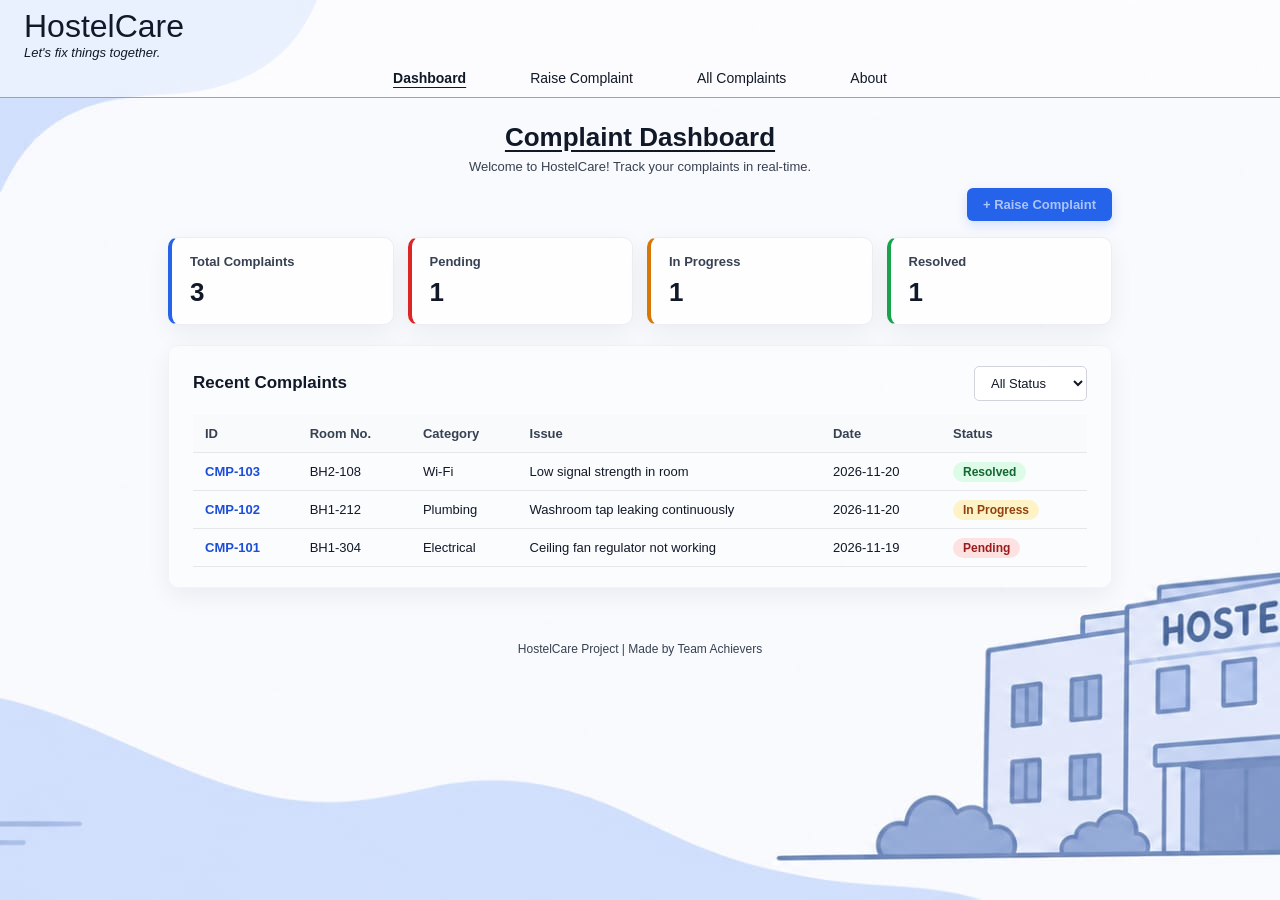
<file: index.html>
<!DOCTYPE html>
<html lang="en">
<head>
  <meta charset="UTF-8">
  <meta name="viewport" content="width=device-width, initial-scale=1.0">
  <title>HostelCare - Dashboard</title>
  <link rel="stylesheet" href="index.css">
  <script src="index.js"></script>
</head>
<body>

  <header class="site-header">
    <div class="brand-box">
      <div class="brand-title"><a href="index.html">HostelCare</a></div>
      <div class="brand-tagline">Let's fix things together.</div>
    </div>

    <nav class="top-nav">
        <a href="index.html" class="active">Dashboard</a>
      <a href="raise.html">Raise Complaint</a>
      <a href="allcomplaints.html">All Complaints</a>
      <a href="about.html">About</a>
    </nav>
  </header>

  <main class="container">
    <div class="heading-block">
      <h1>Complaint Dashboard</h1>
      <p>Welcome to HostelCare! Track your complaints in real-time.</p>
    </div>

    <div class="action-bar">
      <a href="raise.html" class="btn-main">+ Raise Complaint</a>
    </div>

    <div class="cards-grid">
      <div class="card total-card">
        <h3>Total Complaints</h3>
        <p id="totalCount">0</p>
      </div>
      <div class="card pending-card">
        <h3>Pending</h3>
        <p id="pendingCount">0</p>
      </div>
      <div class="card progress-card">
        <h3>In Progress</h3>
        <p id="progressCount">0</p>
      </div>
      <div class="card resolved-card">
        <h3>Resolved</h3>
        <p id="resolvedCount">0</p>
      </div>
    </div>

    <div class="panel-card">
      <div class="panel-top">
        <h2>Recent Complaints</h2>
        <select id="statusFilter">
          <option value="All">All Status</option>
          <option value="Pending">Pending</option>
          <option value="In Progress">In Progress</option>
          <option value="Resolved">Resolved</option>
        </select>
      </div>

      <div class="table-wrap">
        <table>
          <thead>
            <tr>
              <th>ID</th>
              <th>Room No.</th>
              <th>Category</th>
              <th>Issue</th>
              <th>Date</th>
              <th>Status</th>
            </tr>
          </thead>
          <tbody id="recentTableBody"></tbody>
        </table>
      </div>
      <p id="emptyMsg" class="empty-msg" style="display: none;">No complaints found.</p>
    </div>
  </main>

  <footer>
    <p>HostelCare Project | Made by Team Achievers</p>
  </footer>

  <script src="index.js"></script>
</body>
</html>
</file>
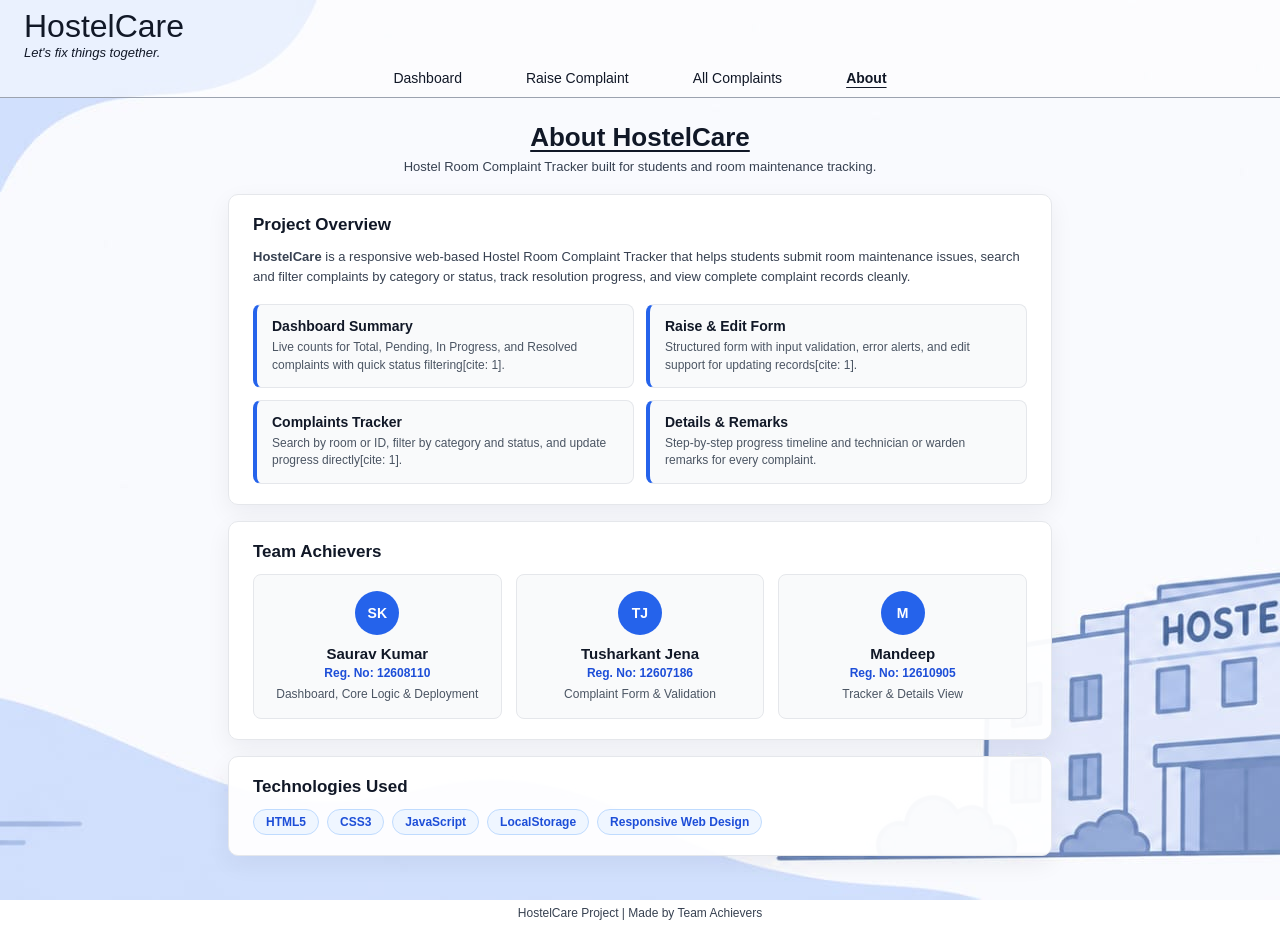
<file: about.html>
<!DOCTYPE html>
<html lang="en">
<head>
  <meta charset="UTF-8">
  <meta name="viewport" content="width=device-width, initial-scale=1.0">
  <title>HostelCare - About</title>
  <link rel="stylesheet" href="about.css">
  <script src="about.js"></script>
</head>
<body>

  <header class="site-header">
    <div class="brand-box">
      <div class="brand-title"><a href="index.html">HostelCare</a></div>
      <div class="brand-tagline">Let's fix things together.</div>
    </div>

    <nav class="top-nav">
      <a href="index.html">Dashboard</a>
      <a href="complaint-form.html">Raise Complaint</a>
      <a href="allcomplaints.html">All Complaints</a>
        <a href="about.html" class="active">About</a>
    </nav>
  </header>

  <main class="container">
    <div class="heading-block">
      <h1>About HostelCare</h1>
      <p>Hostel Room Complaint Tracker built for students and room maintenance tracking.</p>
    </div>

    <div class="panel-card">
      <h2>Project Overview</h2>
      <p class="body-copy">
        <strong>HostelCare</strong> is a responsive web-based Hostel Room Complaint Tracker that helps students submit room maintenance issues, search and filter complaints by category or status, track resolution progress, and view complete complaint records cleanly.
      </p>

      <div class="features-grid">
        <div class="feature-item">
          <h3>Dashboard Summary</h3>
          <p>Live counts for Total, Pending, In Progress, and Resolved complaints with quick status filtering[cite: 1].</p>
        </div>
        <div class="feature-item">
          <h3>Raise & Edit Form</h3>
          <p>Structured form with input validation, error alerts, and edit support for updating records[cite: 1].</p>
        </div>
        <div class="feature-item">
          <h3>Complaints Tracker</h3>
          <p>Search by room or ID, filter by category and status, and update progress directly[cite: 1].</p>
        </div>
        <div class="feature-item">
          <h3>Details & Remarks</h3>
          <p>Step-by-step progress timeline and technician or warden remarks for every complaint.</p>
        </div>
      </div>
    </div>

    <div class="panel-card">
      <h2>Team Achievers</h2>
      <div class="team-grid">
        <div class="member-box">
          <div class="avatar">SK</div>
          <h3>Saurav Kumar</h3>
          <p class="reg">Reg. No: 12608110</p>
          <span>Dashboard, Core Logic & Deployment</span>
        </div>

        <div class="member-box">
          <div class="avatar">TJ</div>
          <h3>Tusharkant Jena</h3>
          <p class="reg">Reg. No: 12607186</p>
          <span>Complaint Form & Validation</span>
        </div>

        <div class="member-box">
          <div class="avatar">M</div>
          <h3>Mandeep</h3>
          <p class="reg">Reg. No: 12610905</p>
          <span>Tracker & Details View</span>
        </div>
      </div>
    </div>

    <div class="panel-card">
      <h2>Technologies Used</h2>
      <div class="tech-tags">
        <span>HTML5</span>
        <span>CSS3</span>
        <span>JavaScript</span>
        <span>LocalStorage</span>
        <span>Responsive Web Design</span>
      </div>
    </div>
  </main>

  <footer>
    <p>HostelCare Project | Made by Team Achievers</p>
  </footer>

</body>
</html>
</file>
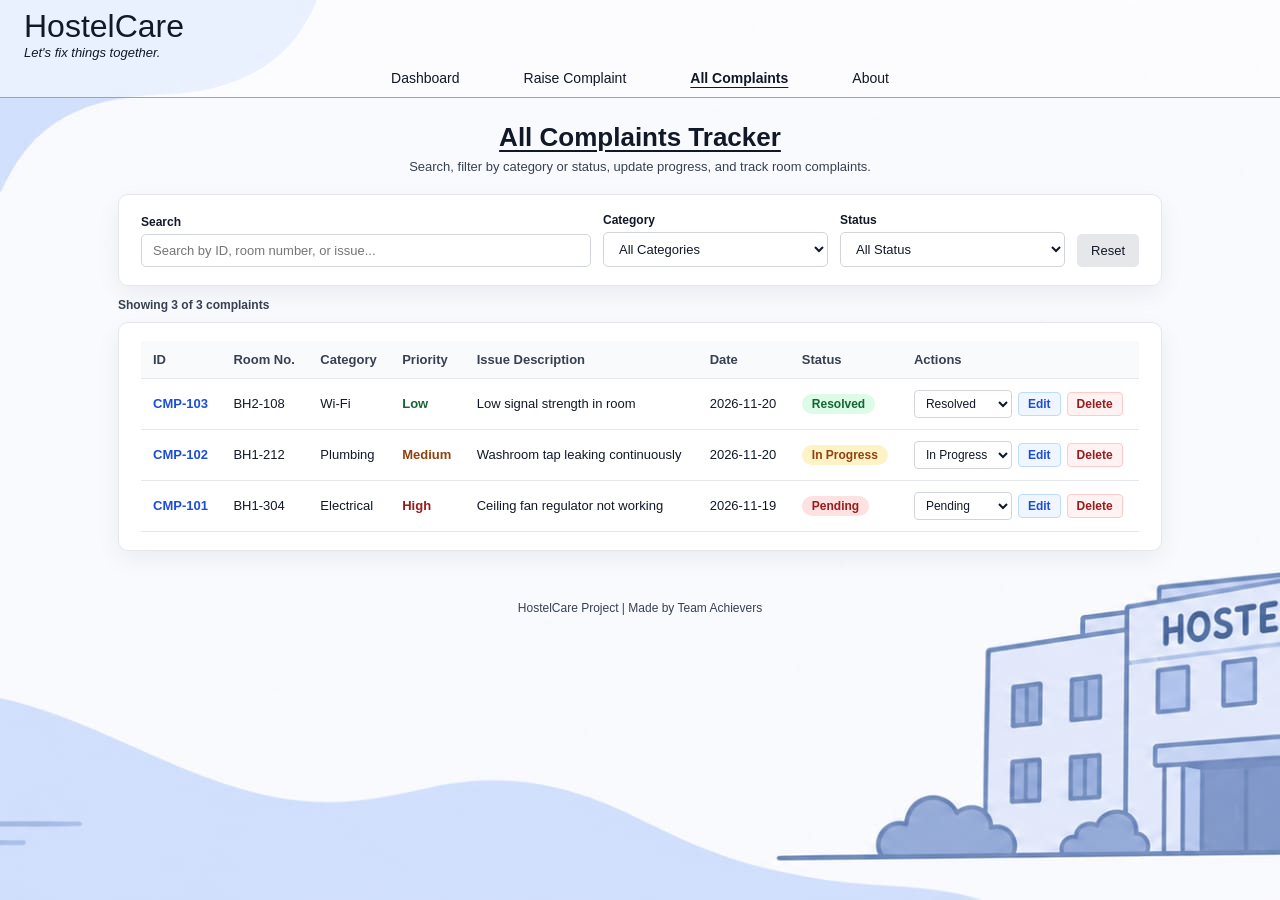
<file: allcomplaints.html>
<!DOCTYPE html>
<html lang="en">
<head>
  <meta charset="UTF-8">
  <meta name="viewport" content="width=device-width, initial-scale=1.0">
  <title>HostelCare - All Complaints</title>
  <link rel="stylesheet" href="allcomplaints.css">
</head>
<body>

  <header class="site-header">
    <div class="brand-box">
      <div class="brand-title"><a href="index.html">HostelCare</a></div>
      <div class="brand-tagline">Let's fix things together.</div>
    </div>

    <nav class="top-nav">
      <a href="index.html">Dashboard</a>
      <a href="raise.html">Raise Complaint</a>
        <a href="allcomplaints.html" class="active">All Complaints</a>
      <a href="about.html">About</a>
    </nav>
  </header>

  <main class="container">
    <div class="heading-block">
      <h1>All Complaints Tracker</h1>
      <p>Search, filter by category or status, update progress, and track room complaints.</p>
    </div>

    <div class="filter-card">
      <div class="filter-grid">
        <div class="field">
          <label for="searchInput">Search</label>
          <input type="text" id="searchInput" placeholder="Search by ID, room number, or issue...">
        </div>

        <div class="field">
          <label for="categoryFilter">Category</label>
          <select id="categoryFilter">
            <option value="All">All Categories</option>
            <option value="Electrical">Electrical</option>
            <option value="Plumbing">Plumbing</option>
            <option value="Furniture">Furniture</option>
            <option value="Wi-Fi">Wi-Fi</option>
            <option value="Cleaning">Cleaning</option>
          </select>
        </div>

        <div class="field">
          <label for="statusFilter">Status</label>
          <select id="statusFilter">
            <option value="All">All Status</option>
            <option value="Pending">Pending</option>
            <option value="In Progress">In Progress</option>
            <option value="Resolved">Resolved</option>
          </select>
        </div>

        <div class="field">
          <button type="button" id="clearFiltersBtn" class="btn-light">Reset</button>
        </div>
      </div>
    </div>

    <p class="count-line" id="resultCount">Showing 0 complaints</p>

    <div class="panel-card">
      <div class="table-wrap">
        <table>
          <thead>
            <tr>
              <th>ID</th>
              <th>Room No.</th>
              <th>Category</th>
              <th>Priority</th>
              <th>Issue Description</th>
              <th>Date</th>
              <th>Status</th>
              <th>Actions</th>
            </tr>
          </thead>
          <tbody id="complaintsTableBody"></tbody>
        </table>
      </div>
      <p id="noDataMsg" class="empty-msg" style="display: none;">No matching complaints found.</p>
    </div>
  </main>

  <footer>
    <p>HostelCare Project | Made by Team Achievers</p>
  </footer>

  <script src="allcomplaints.js"></script>
</body>
</html>
</file>
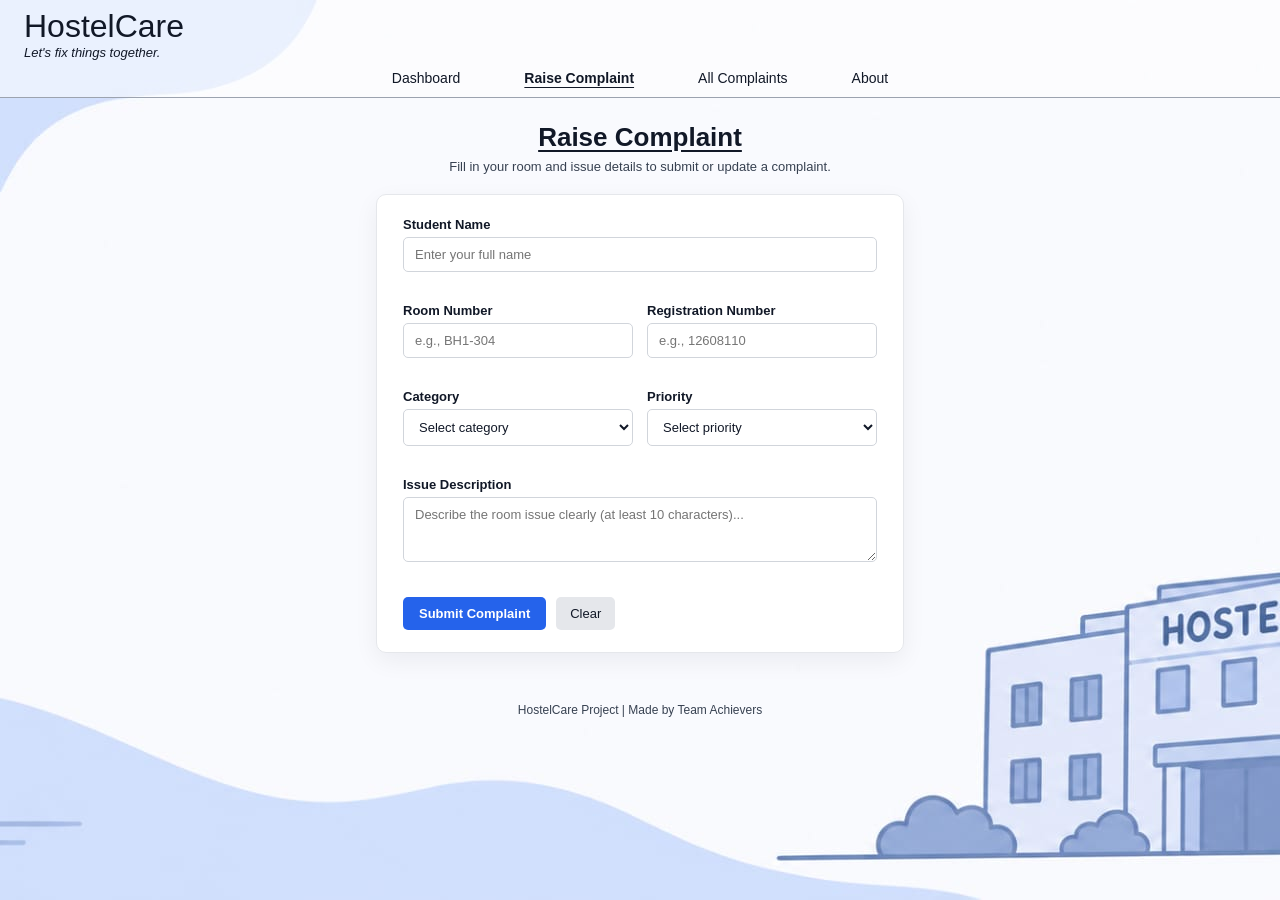
<file: raise.html>
<!DOCTYPE html>
<html lang="en">
<head>
  <meta charset="UTF-8">
  <meta name="viewport" content="width=device-width, initial-scale=1.0">
  <title>HostelCare - Raise Complaint</title>
  <link rel="stylesheet" href="raise.css">
  <script src="raise.js"></script>
</head>
<body>

  <header class="site-header">
    <div class="brand-box">
      <div class="brand-title"><a href="index.html">HostelCare</a></div>
      <div class="brand-tagline">Let's fix things together.</div>
    </div>

    <nav class="top-nav">
      <a href="index.html">Dashboard</a>
      <a href="complaint-form.html" class="active">Raise Complaint</a>
      <a href="allcomplaints.html">All Complaints</a>
      <a href="about.html">About</a>
    </nav>
  </header>

  <main class="container">
    <div class="heading-block">
      <h1 id="pageTitle">Raise Complaint</h1>
      <p>Fill in your room and issue details to submit or update a complaint.</p>
    </div>

    <div id="alertBox" class="alert" style="display: none;"></div>

    <form class="form-card" id="complaintForm" novalidate>
      <input type="hidden" id="editComplaintId">

      <div class="form-group">
        <label for="studentName">Student Name</label>
        <input type="text" id="studentName" placeholder="Enter your full name">
        <small class="error-msg" id="nameError"></small>
      </div>

      <div class="two-col">
        <div class="form-group">
          <label for="roomNo">Room Number</label>
          <input type="text" id="roomNo" placeholder="e.g., BH1-304">
          <small class="error-msg" id="roomError"></small>
        </div>

        <div class="form-group">
          <label for="regNo">Registration Number</label>
          <input type="text" id="regNo" placeholder="e.g., 12608110">
          <small class="error-msg" id="regError"></small>
        </div>
      </div>

      <div class="two-col">
        <div class="form-group">
          <label for="category">Category</label>
          <select id="category">
            <option value="">Select category</option>
            <option value="Electrical">Electrical</option>
            <option value="Plumbing">Plumbing</option>
            <option value="Furniture">Furniture</option>
            <option value="Wi-Fi">Wi-Fi</option>
            <option value="Cleaning">Cleaning</option>
          </select>
          <small class="error-msg" id="categoryError"></small>
        </div>

        <div class="form-group">
          <label for="priority">Priority</label>
          <select id="priority">
            <option value="">Select priority</option>
            <option value="Low">Low</option>
            <option value="Medium">Medium</option>
            <option value="High">High</option>
          </select>
          <small class="error-msg" id="priorityError"></small>
        </div>
      </div>

      

      <div class="form-group">
        <label for="issueDesc">Issue Description</label>
        <textarea id="issueDesc" rows="3" placeholder="Describe the room issue clearly (at least 10 characters)..."></textarea>
        <small class="error-msg" id="issueError"></small>
      </div>

      <div class="btn-row">
        <button type="submit" id="submitBtn" class="btn-main">Submit Complaint</button>
        <button type="button" id="resetBtn" class="btn-light">Clear</button>
      </div>
    </form>
  </main>

  <footer>
    <p>HostelCare Project | Made by Team Achievers</p>
  </footer>

  <script src="raise.js"></script>
</body>
</html>
</file>
<file: index.css>
* {
  margin: 0;
  padding: 0;
  box-sizing: border-box;
  font-family: Arial, Helvetica, sans-serif;
}

body {
  min-height: 100vh;
  background-color: #ffffff;
  background-image: url("hostel1.jpeg");
  background-size: cover;
  background-position: center bottom;
  background-repeat: no-repeat;
  background-attachment: fixed;
  color: #111827;
}

/* Header & Navigation */
.site-header {
  padding: 10px 24px 0;
  border-bottom: 1px solid #9ca3af;
  background-color: rgba(255, 255, 255, 0.55);
}

.brand-title {
  font-size: 32px;
  line-height: 1.02;
  color: #374151;
}

.brand-tagline {
  font-style: italic;
  font-size: 13px;
  color: #111827;
  margin-top: 2px;
}

.top-nav {
  display: flex;
  justify-content: center;
  gap: 64px;
  flex-wrap: wrap;
  padding: 10px 0 9px;
}

.top-nav a {
  text-decoration: none;
  color: #111827;
  font-size: 14px;
  padding-bottom: 2px;
}

.top-nav a.active {
  font-weight: bold;
  text-decoration: underline;
  text-underline-offset: 4px;
}

/* Main Layout */
.container {
  max-width: 980px;
  margin: 24px auto 40px;
  padding: 0 18px;
}

.heading-block {
  text-align: center;
  margin-bottom: 14px;
}

.heading-block h1 {
  font-size: 26px;
  text-decoration: underline;
  text-underline-offset: 4px;
  margin-bottom: 6px;
}

.heading-block p {
  font-size: 13px;
  color: #374151;
}

.action-bar {
  display: flex;
  justify-content: flex-end;
  margin-bottom: 16px;
}

.btn-main {
  background-color: #2563eb;
  color: #ffffff9d;
  text-decoration: none;
  padding: 9px 16px;
  border-radius: 6px;
  font-size: 13px;
  font-weight: bold;
  box-shadow: 0 4px 12px rgba(37, 99, 235, 0.18);
}

.btn-main:hover {
  background-color: #1d4ed8;
}

/* Summary Cards */
.cards-grid {
  display: grid;
  grid-template-columns: repeat(4, 1fr);
  gap: 14px;
  margin-bottom: 20px;
}

.card {
  background-color: rgba(255, 255, 255, 0.74);
  border: 1px solid #e5e7ebaf;
  border-left: 4px solid #2563eb;
  border-radius: 10px;
  padding: 16px 18px;
  box-shadow: 0 8px 24px rgba(15, 23, 42, 0.06);
}

.total-card { border-left-color: #2563eb; }
.pending-card { border-left-color: #dc2626; }
.progress-card { border-left-color: #d97706; }
.resolved-card { border-left-color: #16a34a; }

.card h3 {
  font-size: 13px;
  font-weight: bold;
  color: #374151;
  margin-bottom: 8px;
}

.card p {
  font-size: 26px;
  font-weight: bold;
  color: #111827;
}

/* Recent Complaints Card */
.panel-card {
  background-color: rgba(255, 255, 255, 0.418);
  border: 1px solid #e5e7eb67;
  border-radius: 10px;
  padding: 20px 24px;
  box-shadow: 0 8px 24px rgba(15, 23, 42, 0.06);
}

.panel-top {
  display: flex;
  justify-content: space-between;
  align-items: center;
  flex-wrap: wrap;
  gap: 12px;
  margin-bottom: 14px;
}

.panel-top h2 {
  font-size: 17px;
  color: #111827;
}

.panel-top select {
  padding: 8px 12px;
  border: 1px solid #d1d5db;
  border-radius: 5px;
  font-size: 13px;
  background-color: #ffffff;
  color: #111827;
}

.panel-top select:focus {
  outline: none;
  border-color: #2563eb;
}

.table-wrap {
  overflow-x: auto;
}

table {
  width: 100%;
  border-collapse: collapse;
  text-align: left;
}

th, td {
  padding: 11px 12px;
  border-bottom: 1px solid #e5e7eb;
  font-size: 13px;
}

th {
  background-color: #f9fafb;
  color: #374151;
}

.badge {
  padding: 3px 10px;
  border-radius: 10px;
  font-size: 12px;
  font-weight: bold;
}

.pending { background-color: #fee2e2; color: #991b1b; }
.in-progress { background-color: #fef3c7; color: #92400e; }
.resolved { background-color: #dcfce7; color: #166534; }

.empty-msg {
  text-align: center;
  padding: 18px;
  font-size: 13px;
  color: #4b5563;
}

footer {
  text-align: center;
  padding: 14px 18px 24px;
  font-size: 12px;
  color: #374151;
}

@media (max-width: 820px) {
  .cards-grid { grid-template-columns: repeat(2, 1fr); }
  .top-nav { gap: 20px; }
}

@media (max-width: 520px) {
  .cards-grid { grid-template-columns: 1fr; }
  .action-bar { justify-content: center; }
}
a{
    text-decoration: none;
    color: #111827;
}
</file>
<file: about.css>
* {
  margin: 0;
  padding: 0;
  box-sizing: border-box;
  font-family: Arial, Helvetica, sans-serif;
}

body {
  min-height: 100vh;
  background-color: #ffffff;
  background-image: url("hostel1.jpeg");
  background-size: cover;
  background-position: center bottom;
  background-repeat: no-repeat;
  background-attachment: fixed;
  color: #111827;
}

/* Header & Navigation */
.site-header {
  padding: 10px 24px 0;
  border-bottom: 1px solid #9ca3af;
  background-color: rgba(255, 255, 255, 0.55);
}

.brand-title {
  font-size: 32px;
  line-height: 1.02;
  color: #374151;
}

.brand-tagline {
  font-style: italic;
  font-size: 13px;
  color: #111827;
  margin-top: 2px;
}

.top-nav {
  display: flex;
  justify-content: center;
  gap: 64px;
  flex-wrap: wrap;
  padding: 10px 0 9px;
}

.top-nav a {
  text-decoration: none;
  color: #111827;
  font-size: 14px;
  padding-bottom: 2px;
}

.top-nav a.active {
  font-weight: bold;
  text-decoration: underline;
  text-underline-offset: 4px;
}

/* Main Container */
.container {
  max-width: 860px;
  margin: 24px auto 36px;
  padding: 0 18px;
}

.heading-block {
  text-align: center;
  margin-bottom: 20px;
}

.heading-block h1 {
  font-size: 26px;
  text-decoration: underline;
  text-underline-offset: 4px;
  margin-bottom: 6px;
}

.heading-block p {
  font-size: 13px;
  color: #374151;
}

/* Cards */
.panel-card {
  background-color: rgba(255, 255, 255, 0.95);
  border: 1px solid #e5e7eb;
  border-radius: 10px;
  padding: 20px 24px;
  margin-bottom: 16px;
  box-shadow: 0 8px 24px rgba(15, 23, 42, 0.06);
}

.panel-card h2 {
  font-size: 17px;
  margin-bottom: 12px;
  color: #111827;
}

.body-copy {
  font-size: 13px;
  line-height: 1.6;
  color: #374151;
  margin-bottom: 16px;
}

/* Features Grid */
.features-grid {
  display: grid;
  grid-template-columns: repeat(2, 1fr);
  gap: 12px;
}

.feature-item {
  background-color: #f9fafb;
  border: 1px solid #e5e7eb;
  border-left: 4px solid #2563eb;
  border-radius: 8px;
  padding: 13px 15px;
}

.feature-item h3 {
  font-size: 14px;
  margin-bottom: 5px;
  color: #111827;
}

.feature-item p {
  font-size: 12px;
  line-height: 1.45;
  color: #4b5563;
}

/* Team Grid */
.team-grid {
  display: grid;
  grid-template-columns: repeat(3, 1fr);
  gap: 14px;
}

.member-box {
  background-color: #f9fafb;
  border: 1px solid #e5e7eb;
  border-radius: 8px;
  padding: 16px;
  text-align: center;
}

.avatar {
  width: 44px;
  height: 44px;
  line-height: 44px;
  border-radius: 50%;
  background-color: #2563eb;
  color: #ffffff;
  font-size: 14px;
  font-weight: bold;
  margin: 0 auto 10px;
}

.member-box h3 {
  font-size: 15px;
  margin-bottom: 4px;
  color: #111827;
}

.member-box .reg {
  font-size: 12px;
  font-weight: bold;
  color: #1d4ed8;
  margin-bottom: 4px;
}

.member-box span {
  font-size: 12px;
  color: #4b5563;
}

/* Tech Tags */
.tech-tags {
  display: flex;
  flex-wrap: wrap;
  gap: 8px;
}

.tech-tags span {
  background-color: #eff6ff;
  color: #1d4ed8;
  border: 1px solid #bfdbfe;
  padding: 5px 12px;
  border-radius: 14px;
  font-size: 12px;
  font-weight: bold;
}

footer {
  text-align: center;
  padding: 14px 18px 24px;
  font-size: 12px;
  color: #374151;
}

@media (max-width: 680px) {
  .features-grid,
  .team-grid {
    grid-template-columns: 1fr;
  }
  .top-nav {
    gap: 20px;
  }
}
a{
    text-decoration: none;
    color: #111827;
}
</file>
<file: allcomplaints.css>
* {
  margin: 0;
  padding: 0;
  box-sizing: border-box;
  font-family: Arial, Helvetica, sans-serif;
}

body {
  min-height: 100vh;
  background-color: #ffffff;
  background-image: url("hostel1.jpeg");
  background-size: cover;
  background-position: center bottom;
  background-repeat: no-repeat;
  background-attachment: fixed;
  color: #111827;
}

/* Header & Navigation */
.site-header {
  padding: 10px 24px 0;
  border-bottom: 1px solid #9ca3af;
  background-color: rgba(255, 255, 255, 0.55);
}

.brand-title {
  font-size: 32px;
  line-height: 1.02;
  color: #374151;
}

.brand-tagline {
  font-style: italic;
  font-size: 13px;
  color: #111827;
  margin-top: 2px;
}

.top-nav {
  display: flex;
  justify-content: center;
  gap: 64px;
  flex-wrap: wrap;
  padding: 10px 0 9px;
}

.top-nav a {
  text-decoration: none;
  color: #111827;
  font-size: 14px;
  padding-bottom: 2px;
}

.top-nav a.active {
  font-weight: bold;
  text-decoration: underline;
  text-underline-offset: 4px;
}

/* Main Container */
.container {
  max-width: 1080px;
  margin: 24px auto 36px;
  padding: 0 18px;
}

.heading-block {
  text-align: center;
  margin-bottom: 20px;
}

.heading-block h1 {
  font-size: 26px;
  text-decoration: underline;
  text-underline-offset: 4px;
  margin-bottom: 6px;
}

.heading-block p {
  font-size: 13px;
  color: #374151;
}

/* Filter & Table Cards */
.filter-card,
.panel-card {
  background-color: rgba(255, 255, 255, 0.95);
  border: 1px solid #e5e7eb;
  border-radius: 10px;
  padding: 18px 22px;
  box-shadow: 0 8px 24px rgba(15, 23, 42, 0.06);
}

.filter-grid {
  display: grid;
  grid-template-columns: 2fr 1fr 1fr auto;
  gap: 12px;
  align-items: end;
}

.field {
  display: flex;
  flex-direction: column;
}

.field label {
  font-size: 12px;
  font-weight: bold;
  margin-bottom: 5px;
  color: #111827;
}

.field input,
.field select {
  padding: 8px 11px;
  border: 1px solid #d1d5db;
  border-radius: 5px;
  font-size: 13px;
  background-color: #ffffff;
  color: #111827;
}

.field input:focus,
.field select:focus {
  outline: none;
  border-color: #2563eb;
}

.btn-light {
  background-color: #e5e7eb;
  color: #111827;
  border: none;
  padding: 9px 14px;
  border-radius: 5px;
  font-size: 13px;
  cursor: pointer;
}

.btn-light:hover {
  background-color: #d1d5db;
}

.count-line {
  font-size: 12px;
  font-weight: bold;
  color: #374151;
  margin: 12px 0 10px;
}

/* Table */
.table-wrap {
  overflow-x: auto;
}

table {
  width: 100%;
  border-collapse: collapse;
  text-align: left;
}

th, td {
  padding: 11px 12px;
  border-bottom: 1px solid #e5e7eb;
  font-size: 13px;
  vertical-align: middle;
}

th {
  background-color: #f9fafb;
  color: #374151;
}

.id-link {
  color: #1d4ed8;
  text-decoration: none;
  font-weight: bold;
}

.id-link:hover {
  text-decoration: underline;
}

/* Badges & Priority */
.badge {
  padding: 3px 10px;
  border-radius: 10px;
  font-size: 12px;
  font-weight: bold;
  display: inline-block;
}

.pending { background-color: #fee2e2; color: #991b1b; }
.in-progress { background-color: #fef3c7; color: #92400e; }
.resolved { background-color: #dcfce7; color: #166534; }

.prio-high { color: #991b1b; font-weight: bold; }
.prio-medium { color: #92400e; font-weight: bold; }
.prio-low { color: #166534; font-weight: bold; }

/* Action Controls */
.action-group {
  display: flex;
  gap: 6px;
  align-items: center;
  flex-wrap: wrap;
}

.status-select {
  padding: 5px 7px;
  border: 1px solid #d1d5db;
  border-radius: 4px;
  font-size: 12px;
  background-color: #ffffff;
  color: #111827;
}

.edit-link {
  text-decoration: none;
  color: #1d4ed8;
  background-color: #eff6ff;
  border: 1px solid #bfdbfe;
  padding: 4px 9px;
  border-radius: 4px;
  font-size: 12px;
  font-weight: bold;
}

.edit-link:hover {
  background-color: #dbeafe;
}

.btn-delete {
  color: #991b1b;
  background-color: #fef2f2;
  border: 1px solid #fecaca;
  padding: 4px 9px;
  border-radius: 4px;
  font-size: 12px;
  font-weight: bold;
  cursor: pointer;
}

.btn-delete:hover {
  background-color: #fee2e2;
}

.empty-msg {
  text-align: center;
  padding: 18px;
  font-size: 13px;
  color: #4b5563;
}

footer {
  text-align: center;
  padding: 14px 18px 24px;
  font-size: 12px;
  color: #374151;
}

@media (max-width: 820px) {
  .filter-grid { grid-template-columns: 1fr 1fr; }
  .top-nav { gap: 20px; }
}

@media (max-width: 520px) {
  .filter-grid { grid-template-columns: 1fr; }
}
a{
  text-decoration: none;
  color: #111827;
}
</file>
<file: raise.css>
* {
  margin: 0;
  padding: 0;
  box-sizing: border-box;
  font-family: Arial, Helvetica, sans-serif;
}

body {
  min-height: 100vh;
  background-color: #ffffff;
  background-image: url("hostel1.jpeg");
  background-size: cover;
  background-position: center bottom;
  background-repeat: no-repeat;
  background-attachment: fixed;
  color: #111827;
}

/* Header & Navigation */
.site-header {
  padding: 10px 24px 0;
  border-bottom: 1px solid #9ca3af;
  background-color: rgba(255, 255, 255, 0.55);
}

.brand-title {
  font-size: 32px;
  line-height: 1.02;
  color: #374151;
}

.brand-tagline {
  font-style: italic;
  font-size: 13px;
  color: #111827;
  margin-top: 2px;
}

.top-nav {
  display: flex;
  justify-content: center;
  gap: 64px;
  flex-wrap: wrap;
  padding: 10px 0 9px;
}

.top-nav a {
  text-decoration: none;
  color: #111827;
  font-size: 14px;
  padding-bottom: 2px;
}

.top-nav a.active {
  font-weight: bold;
  text-decoration: underline;
  text-underline-offset: 4px;
}

/* Main Container */
.container {
  max-width: 560px;
  margin: 24px auto 36px;
  padding: 0 16px;
}

.heading-block {
  text-align: center;
  margin-bottom: 20px;
}

.heading-block h1 {
  font-size: 26px;
  text-decoration: underline;
  text-underline-offset: 4px;
  margin-bottom: 6px;
}

.heading-block p {
  font-size: 13px;
  color: #374151;
}

/* Alert Box */
.alert {
  padding: 10px 14px;
  border-radius: 6px;
  margin-bottom: 14px;
  font-size: 13px;
  font-weight: bold;
}

.alert-success {
  background-color: #dcfce7;
  color: #166534;
  border: 1px solid #86efac;
}

.alert-error {
  background-color: #fee2e2;
  color: #991b1b;
  border: 1px solid #fca5a5;
}

/* Form Card */
.form-card {
  background-color: rgba(255, 255, 255, 0.95);
  border: 1px solid #e5e7eb;
  border-radius: 10px;
  padding: 22px 26px;
  box-shadow: 0 8px 24px rgba(15, 23, 42, 0.06);
}

.form-group {
  margin-bottom: 14px;
}

.form-group label {
  display: block;
  font-size: 13px;
  font-weight: bold;
  margin-bottom: 5px;
}

.form-group input,
.form-group select,
.form-group textarea {
  width: 100%;
  padding: 9px 11px;
  border: 1px solid #d1d5db;
  border-radius: 5px;
  font-size: 13px;
  background-color: #ffffff;
  color: #111827;
}

.form-group input:focus,
.form-group select:focus,
.form-group textarea:focus {
  outline: none;
  border-color: #2563eb;
}

.input-error {
  border-color: #dc2626 !important;
}

.error-msg {
  color: #dc2626;
  font-size: 12px;
  display: block;
  margin-top: 3px;
  min-height: 14px;
}

.two-col {
  display: grid;
  grid-template-columns: 1fr 1fr;
  gap: 14px;
}

.btn-row {
  display: flex;
  gap: 10px;
  margin-top: 8px;
}

.btn-main {
  background-color: #2563eb;
  color: #ffffff;
  border: none;
  padding: 9px 16px;
  border-radius: 5px;
  font-size: 13px;
  font-weight: bold;
  cursor: pointer;
}

.btn-main:hover {
  background-color: #1d4ed8;
}

.btn-light {
  background-color: #e5e7eb;
  color: #111827;
  border: none;
  padding: 9px 14px;
  border-radius: 5px;
  font-size: 13px;
  cursor: pointer;
}

.btn-light:hover {
  background-color: #d1d5db;
}

footer {
  text-align: center;
  padding: 14px 18px 24px;
  font-size: 12px;
  color: #374151;
}

@media (max-width: 600px) {
  .top-nav { gap: 20px; }
  .two-col { grid-template-columns: 1fr; }
}
a{
    text-decoration: none;
    color: #111827;
}
</file>
